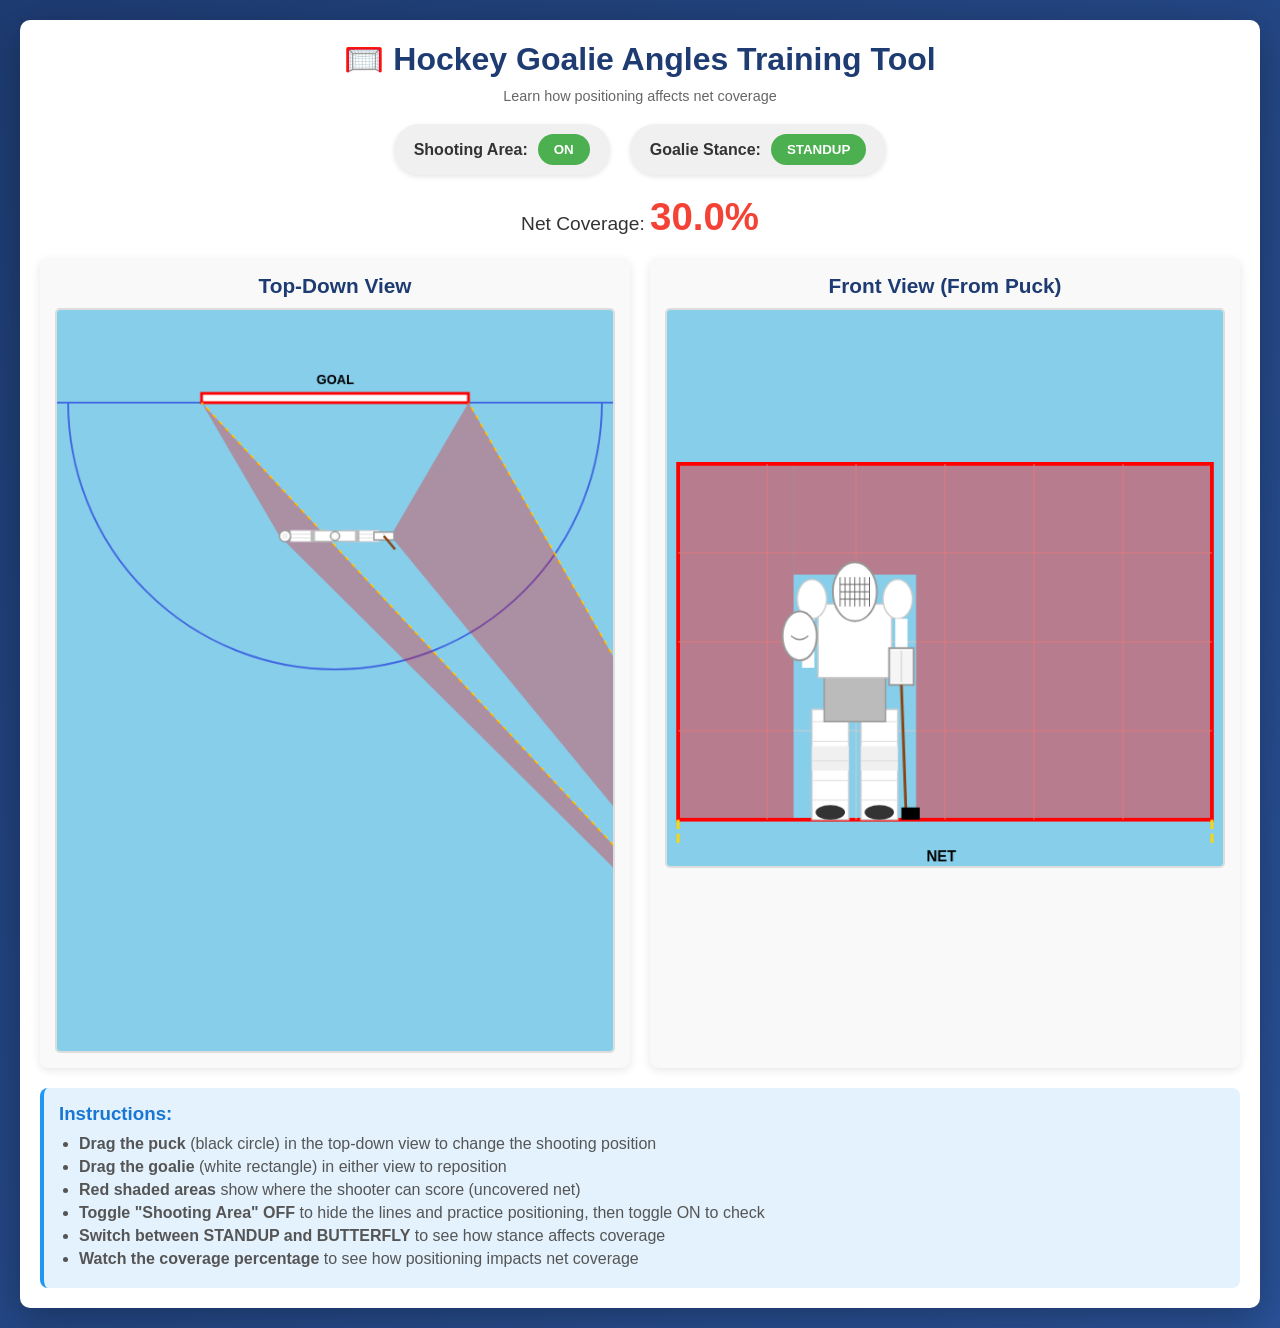
<file: index.html>
<!DOCTYPE html>
<html lang="en">
<head>
    <meta charset="UTF-8">
    <meta name="viewport" content="width=device-width, initial-scale=1.0">
    <title>Hockey Goalie Angles - Training Tool</title>
    <link rel="stylesheet" href="styles.css">
</head>
<body>
    <div class="container">
        <h1>🥅 Hockey Goalie Angles Training Tool</h1>
        <p class="subtitle">Learn how positioning affects net coverage</p>

        <div class="controls">
            <div class="control-group">
                <label>Shooting Area:</label>
                <button class="toggle-btn" id="shootingToggle" onclick="toggleShootingArea()">ON</button>
            </div>
            <div class="control-group">
                <label>Goalie Stance:</label>
                <button class="toggle-btn" id="stanceToggle" onclick="toggleStance()">STANDUP</button>
            </div>
        </div>

        <div class="stats">
            <div>Net Coverage: <span class="coverage" id="coverage">0%</span></div>
        </div>

        <div class="views-container">
            <div class="view">
                <h2>Top-Down View</h2>
                <canvas id="topCanvas" width="600" height="800"></canvas>
            </div>
            <div class="view">
                <h2>Front View (From Puck)</h2>
                <canvas id="frontCanvas" width="600" height="600"></canvas>
            </div>
        </div>

        <div class="instructions">
            <h3>Instructions:</h3>
            <ul>
                <li><strong>Drag the puck</strong> (black circle) in the top-down view to change the shooting position</li>
                <li><strong>Drag the goalie</strong> (white rectangle) in either view to reposition</li>
                <li><strong>Red shaded areas</strong> show where the shooter can score (uncovered net)</li>
                <li><strong>Toggle "Shooting Area" OFF</strong> to hide the lines and practice positioning, then toggle ON to check</li>
                <li><strong>Switch between STANDUP and BUTTERFLY</strong> to see how stance affects coverage</li>
                <li><strong>Watch the coverage percentage</strong> to see how positioning impacts net coverage</li>
            </ul>
        </div>
    </div>

    <script src="app.js"></script>
</body>
</html>
</file>
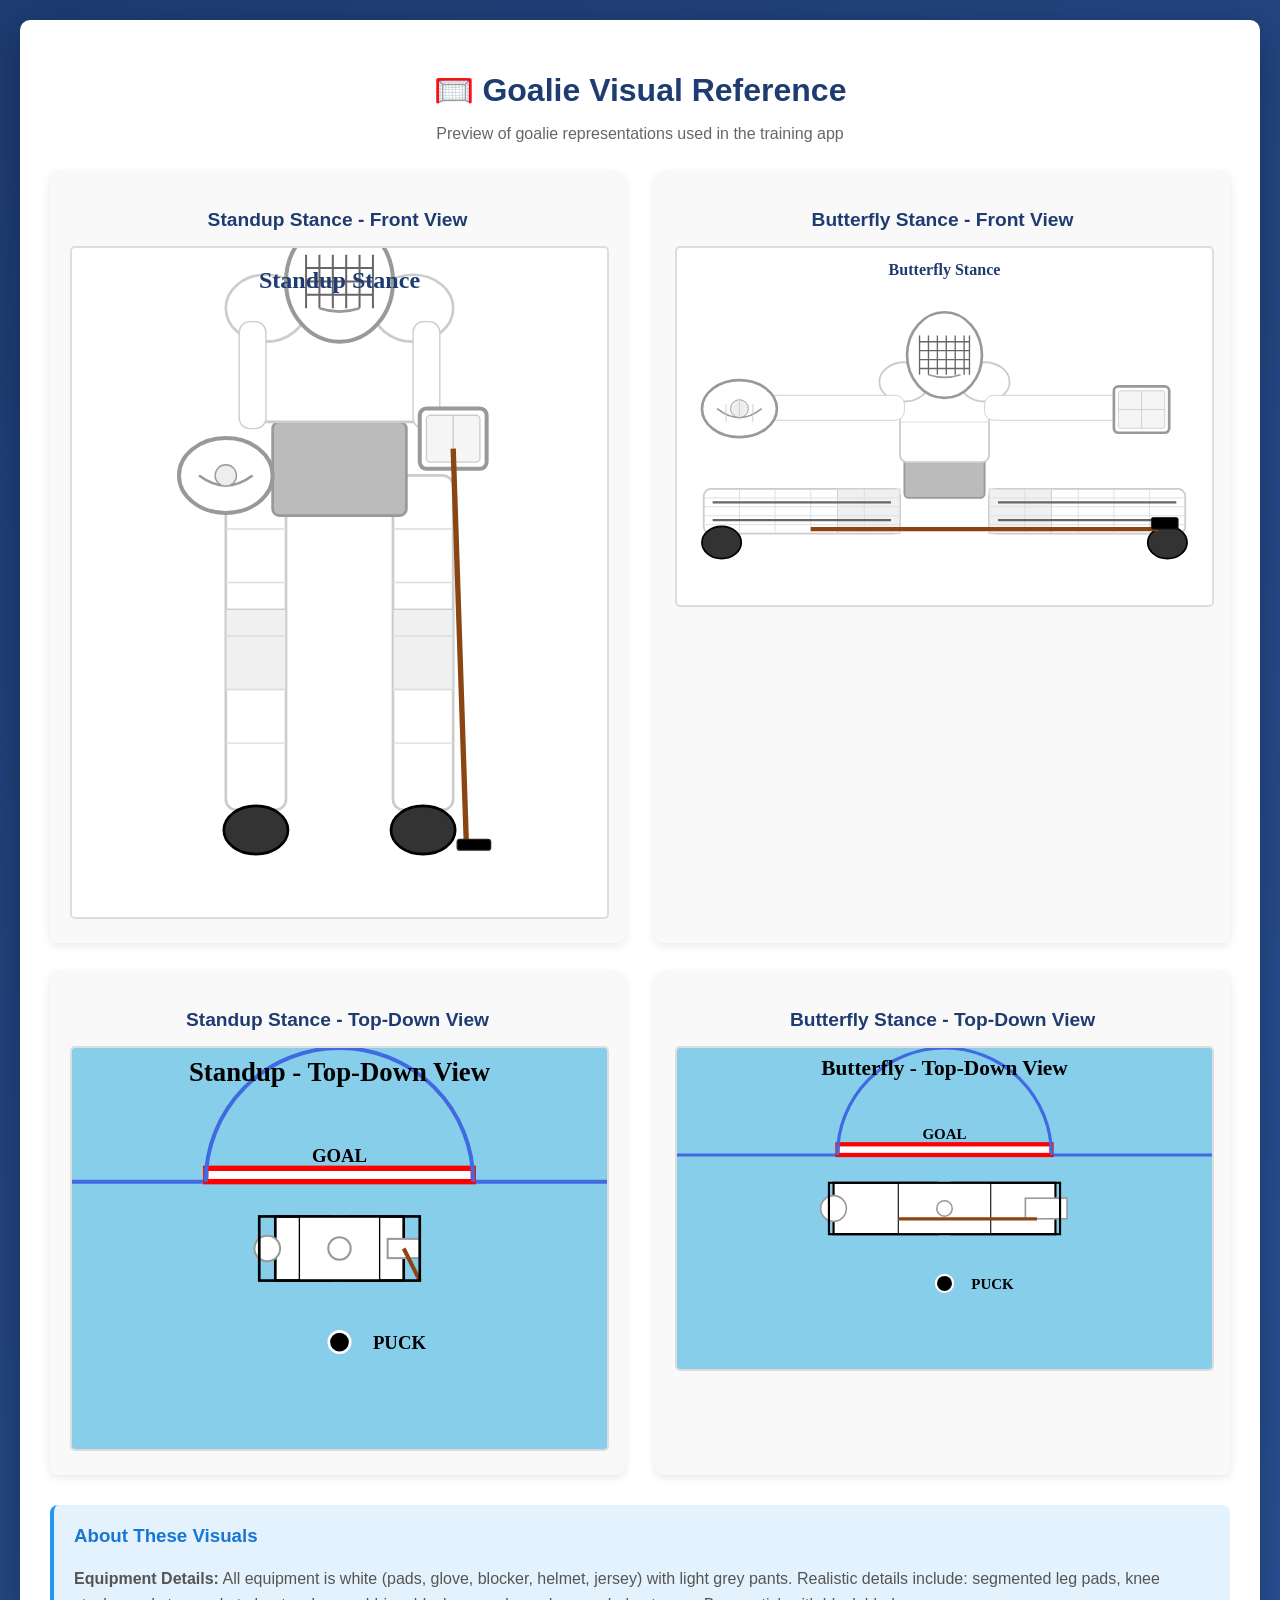
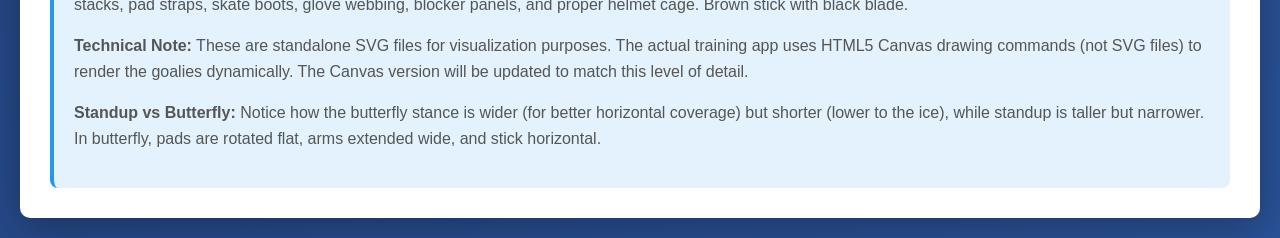
<file: view-goalies.html>
<!DOCTYPE html>
<html lang="en">
<head>
    <meta charset="UTF-8">
    <meta name="viewport" content="width=device-width, initial-scale=1.0">
    <title>Goalie Visuals - Preview</title>
    <style>
        body {
            font-family: Arial, sans-serif;
            background: linear-gradient(135deg, #1e3c72 0%, #2a5298 100%);
            padding: 20px;
            margin: 0;
        }

        .container {
            max-width: 1400px;
            margin: 0 auto;
            background: white;
            border-radius: 10px;
            padding: 30px;
            box-shadow: 0 10px 40px rgba(0,0,0,0.3);
        }

        h1 {
            text-align: center;
            color: #1e3c72;
            margin-bottom: 10px;
        }

        .subtitle {
            text-align: center;
            color: #666;
            margin-bottom: 30px;
        }

        .grid {
            display: grid;
            grid-template-columns: 1fr 1fr;
            gap: 30px;
            margin-bottom: 30px;
        }

        .svg-container {
            background: #f9f9f9;
            border-radius: 8px;
            padding: 20px;
            box-shadow: 0 2px 10px rgba(0,0,0,0.1);
        }

        .svg-container h2 {
            text-align: center;
            color: #1e3c72;
            margin-bottom: 15px;
            font-size: 1.2em;
        }

        .svg-container img {
            width: 100%;
            height: auto;
            border: 2px solid #ddd;
            border-radius: 5px;
            background: white;
        }

        .note {
            background: #e3f2fd;
            padding: 20px;
            border-radius: 8px;
            border-left: 4px solid #2196F3;
            margin-top: 20px;
        }

        .note h3 {
            color: #1976D2;
            margin-top: 0;
        }

        .note p {
            color: #555;
            line-height: 1.6;
        }

        @media (max-width: 1024px) {
            .grid {
                grid-template-columns: 1fr;
            }
        }
    </style>
</head>
<body>
    <div class="container">
        <h1>🥅 Goalie Visual Reference</h1>
        <p class="subtitle">Preview of goalie representations used in the training app</p>

        <div class="grid">
            <div class="svg-container">
                <h2>Standup Stance - Front View</h2>
                <img src="goalie-standup-front.svg" alt="Goalie in standup stance, front view">
            </div>

            <div class="svg-container">
                <h2>Butterfly Stance - Front View</h2>
                <img src="goalie-butterfly-front.svg" alt="Goalie in butterfly stance, front view">
            </div>

            <div class="svg-container">
                <h2>Standup Stance - Top-Down View</h2>
                <img src="goalie-standup-top.svg" alt="Goalie in standup stance, top-down view">
            </div>

            <div class="svg-container">
                <h2>Butterfly Stance - Top-Down View</h2>
                <img src="goalie-butterfly-top.svg" alt="Goalie in butterfly stance, top-down view">
            </div>
        </div>

        <div class="note">
            <h3>About These Visuals</h3>
            <p>
                <strong>Equipment Details:</strong> All equipment is white (pads, glove, blocker, helmet, jersey)
                with light grey pants. Realistic details include: segmented leg pads, knee stacks, pad straps,
                skate boots, glove webbing, blocker panels, and proper helmet cage. Brown stick with black blade.
            </p>
            <p>
                <strong>Technical Note:</strong> These are standalone SVG files for visualization purposes.
                The actual training app uses HTML5 Canvas drawing commands (not SVG files) to render the
                goalies dynamically. The Canvas version will be updated to match this level of detail.
            </p>
            <p>
                <strong>Standup vs Butterfly:</strong> Notice how the butterfly stance is wider (for better
                horizontal coverage) but shorter (lower to the ice), while standup is taller but narrower.
                In butterfly, pads are rotated flat, arms extended wide, and stick horizontal.
            </p>
        </div>
    </div>
</body>
</html>
</file>
<file: styles.css>
* {
    margin: 0;
    padding: 0;
    box-sizing: border-box;
}

body {
    font-family: 'Arial', sans-serif;
    background: linear-gradient(135deg, #1e3c72 0%, #2a5298 100%);
    padding: 20px;
    min-height: 100vh;
}

.container {
    max-width: 1400px;
    margin: 0 auto;
    background: white;
    border-radius: 10px;
    padding: 20px;
    box-shadow: 0 10px 40px rgba(0,0,0,0.3);
}

h1 {
    text-align: center;
    color: #1e3c72;
    margin-bottom: 10px;
    font-size: 2em;
}

.subtitle {
    text-align: center;
    color: #666;
    margin-bottom: 20px;
    font-size: 0.9em;
}

.controls {
    display: flex;
    justify-content: center;
    gap: 20px;
    margin-bottom: 20px;
    flex-wrap: wrap;
}

.control-group {
    display: flex;
    align-items: center;
    gap: 10px;
    background: #f0f0f0;
    padding: 10px 20px;
    border-radius: 25px;
    box-shadow: 0 2px 5px rgba(0,0,0,0.1);
}

.control-group label {
    font-weight: bold;
    color: #333;
}

.toggle-btn {
    background: #4CAF50;
    color: white;
    border: none;
    padding: 8px 16px;
    border-radius: 20px;
    cursor: pointer;
    font-weight: bold;
    transition: all 0.3s;
}

.toggle-btn:hover {
    transform: scale(1.05);
}

.toggle-btn.off {
    background: #f44336;
}

.stats {
    text-align: center;
    margin-bottom: 20px;
    font-size: 1.2em;
    color: #333;
}

.stats .coverage {
    font-size: 2em;
    font-weight: bold;
    color: #4CAF50;
}

.views-container {
    display: grid;
    grid-template-columns: 1fr 1fr;
    gap: 20px;
    margin-bottom: 20px;
}

.view {
    background: #f9f9f9;
    border-radius: 8px;
    padding: 15px;
    box-shadow: 0 2px 10px rgba(0,0,0,0.1);
}

.view h2 {
    text-align: center;
    color: #1e3c72;
    margin-bottom: 10px;
    font-size: 1.3em;
}

canvas {
    display: block;
    width: 100%;
    height: auto;
    border: 2px solid #ddd;
    border-radius: 5px;
    cursor: grab;
    background: white;
}

canvas:active {
    cursor: grabbing;
}

.instructions {
    background: #e3f2fd;
    padding: 15px;
    border-radius: 8px;
    border-left: 4px solid #2196F3;
}

.instructions h3 {
    color: #1976D2;
    margin-bottom: 10px;
}

.instructions ul {
    margin-left: 20px;
    color: #555;
}

.instructions li {
    margin-bottom: 5px;
}

@media (max-width: 1024px) {
    .views-container {
        grid-template-columns: 1fr;
    }
}

.mode-indicator {
    display: inline-block;
    padding: 4px 12px;
    border-radius: 12px;
    font-size: 0.8em;
    font-weight: bold;
    margin-left: 10px;
}

.mode-standup {
    background: #2196F3;
    color: white;
}

.mode-butterfly {
    background: #FF9800;
    color: white;
}
</file>
